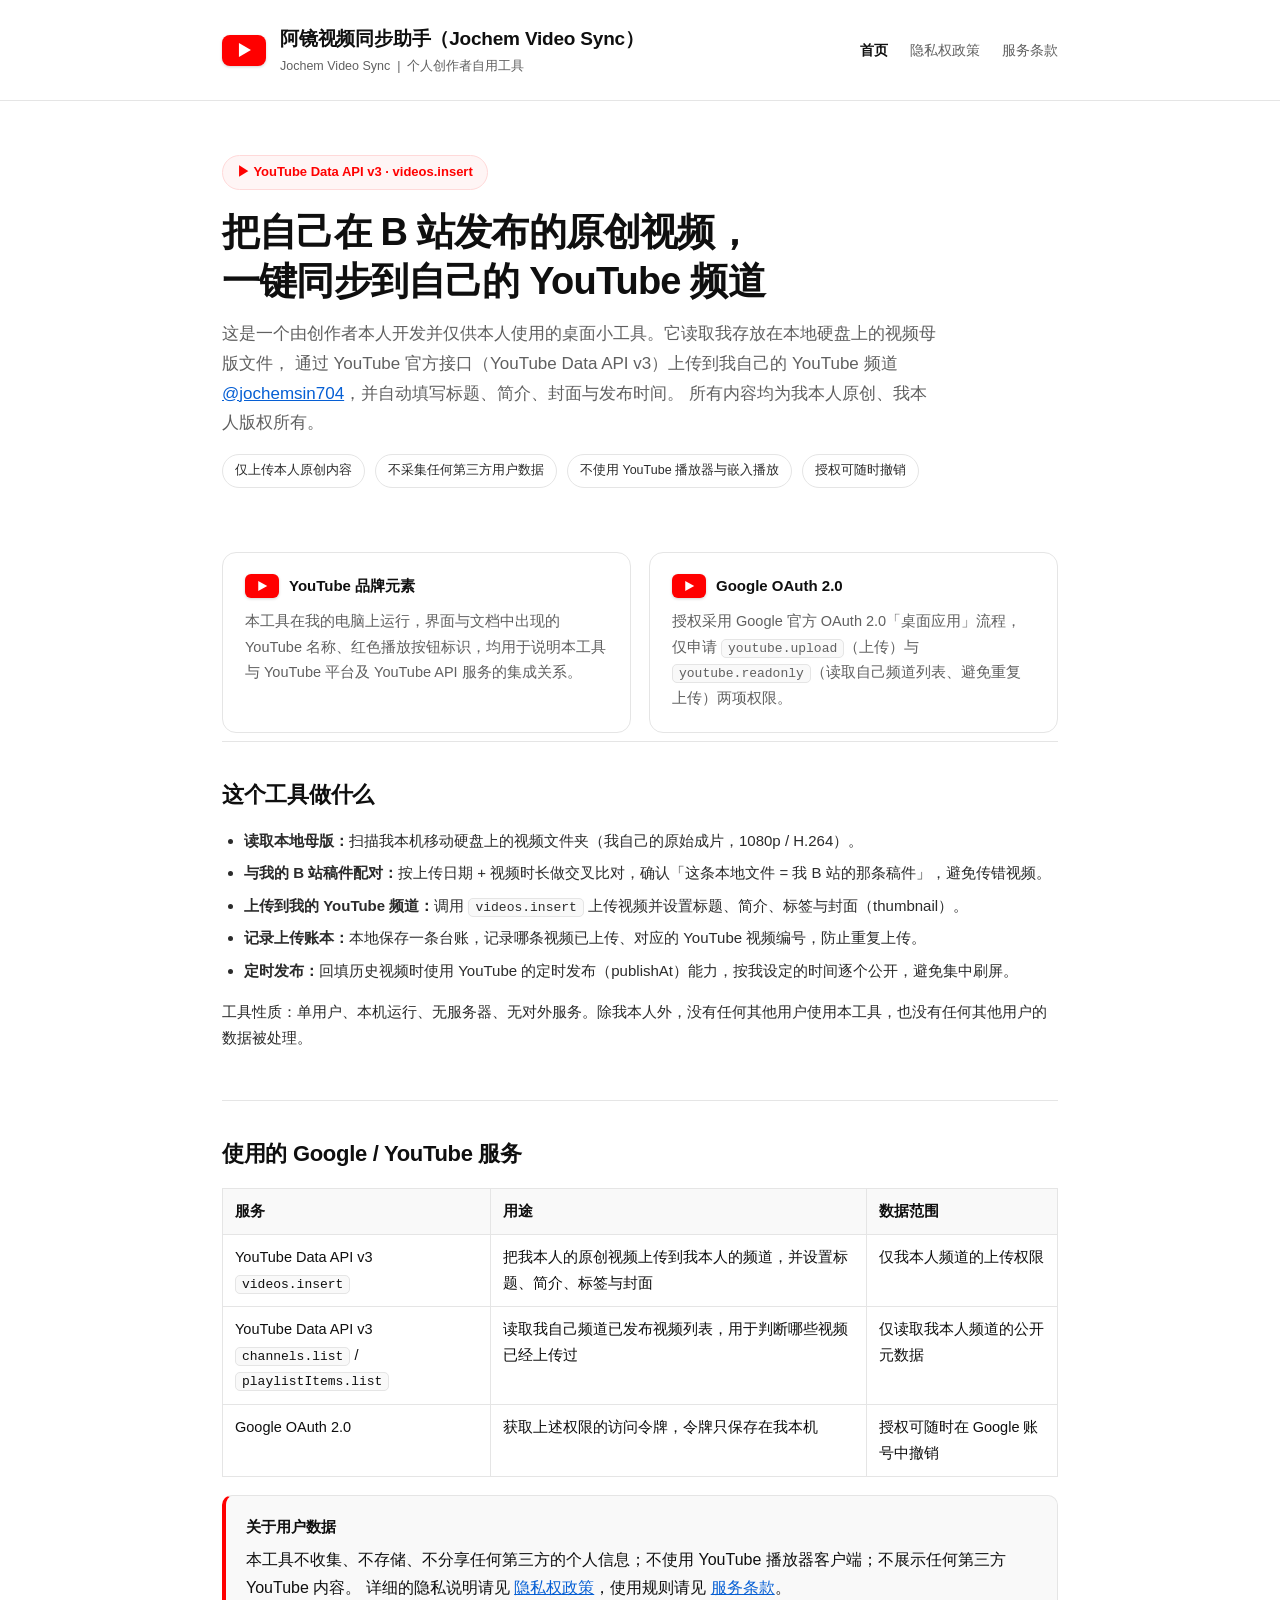
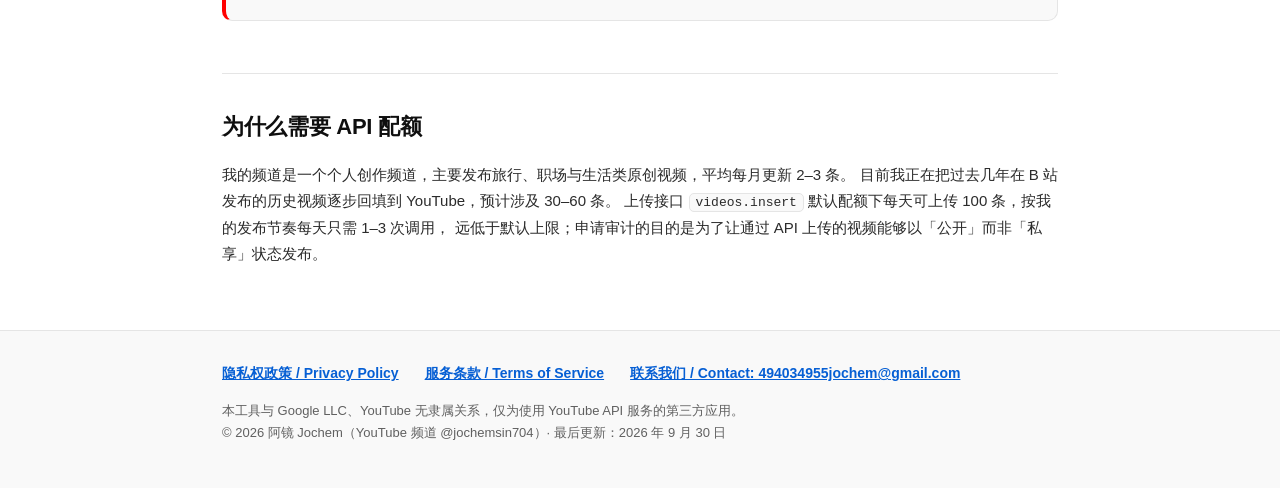
<file: index.html>
<!DOCTYPE html>
<html lang="zh-CN">
<head>
<meta charset="utf-8">
<meta name="viewport" content="width=device-width,initial-scale=1">
<title>阿镜视频同步助手（Jochem Video Sync）</title>
<link rel="stylesheet" href="style.css">
</head>
<body>
<header class="site">
  <div class="wrap brand">
    <div class="play"></div>
    <div>
      <h1>阿镜视频同步助手（Jochem Video Sync）</h1>
      <div class="sub">Jochem Video Sync &nbsp;|&nbsp; 个人创作者自用工具</div>
    </div>
    <nav class="top">
      <a href="index.html" class="active">首页</a>
      <a href="privacy.html">隐私权政策</a>
      <a href="terms.html">服务条款</a>
    </nav>
  </div>
</header>

<div class="wrap">
  <div class="hero">
    <span class="kicker">▶ YouTube Data API v3 · videos.insert</span>
    <h2>把自己在 B 站发布的原创视频，<br>一键同步到自己的 YouTube 频道</h2>
    <p class="lead">
      这是一个由创作者本人开发并仅供本人使用的桌面小工具。它读取我存放在本地硬盘上的视频母版文件，
      通过 YouTube 官方接口（YouTube Data API v3）上传到我自己的 YouTube 频道
      <a href="https://www.youtube.com/@jochemsin704">@jochemsin704</a>，并自动填写标题、简介、封面与发布时间。
      所有内容均为我本人原创、我本人版权所有。
    </p>
    <div class="badge-row">
      <span class="badge">仅上传本人原创内容</span>
      <span class="badge">不采集任何第三方用户数据</span>
      <span class="badge">不使用 YouTube 播放器与嵌入播放</span>
      <span class="badge">授权可随时撤销</span>
    </div>
  </div>

  <div class="grid">
    <div class="card">
      <div class="yt"><div class="play"></div><span>YouTube 品牌元素</span></div>
      <p>本工具在我的电脑上运行，界面与文档中出现的 YouTube 名称、红色播放按钮标识，均用于说明本工具与 YouTube 平台及 YouTube API 服务的集成关系。</p>
    </div>
    <div class="card">
      <div class="yt"><div class="play"></div><span>Google OAuth 2.0</span></div>
      <p>授权采用 Google 官方 OAuth 2.0「桌面应用」流程，仅申请 <code>youtube.upload</code>（上传）与 <code>youtube.readonly</code>（读取自己频道列表、避免重复上传）两项权限。</p>
    </div>
  </div>

  <section class="block">
    <h2>这个工具做什么</h2>
    <ul>
      <li><strong>读取本地母版：</strong>扫描我本机移动硬盘上的视频文件夹（我自己的原始成片，1080p / H.264）。</li>
      <li><strong>与我的 B 站稿件配对：</strong>按上传日期 + 视频时长做交叉比对，确认「这条本地文件 = 我 B 站的那条稿件」，避免传错视频。</li>
      <li><strong>上传到我的 YouTube 频道：</strong>调用 <code>videos.insert</code> 上传视频并设置标题、简介、标签与封面（thumbnail）。</li>
      <li><strong>记录上传账本：</strong>本地保存一条台账，记录哪条视频已上传、对应的 YouTube 视频编号，防止重复上传。</li>
      <li><strong>定时发布：</strong>回填历史视频时使用 YouTube 的定时发布（publishAt）能力，按我设定的时间逐个公开，避免集中刷屏。</li>
    </ul>
    <p class="muted">工具性质：单用户、本机运行、无服务器、无对外服务。除我本人外，没有任何其他用户使用本工具，也没有任何其他用户的数据被处理。</p>
  </section>

  <section class="block">
    <h2>使用的 Google / YouTube 服务</h2>
    <table>
      <tr><th>服务</th><th>用途</th><th>数据范围</th></tr>
      <tr>
        <td>YouTube Data API v3<br><code>videos.insert</code></td>
        <td>把我本人的原创视频上传到我本人的频道，并设置标题、简介、标签与封面</td>
        <td>仅我本人频道的上传权限</td>
      </tr>
      <tr>
        <td>YouTube Data API v3<br><code>channels.list</code> / <code>playlistItems.list</code></td>
        <td>读取我自己频道已发布视频列表，用于判断哪些视频已经上传过</td>
        <td>仅读取我本人频道的公开元数据</td>
      </tr>
      <tr>
        <td>Google OAuth 2.0</td>
        <td>获取上述权限的访问令牌，令牌只保存在我本机</td>
        <td>授权可随时在 Google 账号中撤销</td>
      </tr>
    </table>
    <div class="callout">
      <strong>关于用户数据</strong>
      本工具不收集、不存储、不分享任何第三方的个人信息；不使用 YouTube 播放器客户端；不展示任何第三方 YouTube 内容。
      详细的隐私说明请见 <a href="privacy.html">隐私权政策</a>，使用规则请见 <a href="terms.html">服务条款</a>。
    </div>
  </section>

  <section class="block">
    <h2>为什么需要 API 配额</h2>
    <p>
      我的频道是一个个人创作频道，主要发布旅行、职场与生活类原创视频，平均每月更新 2–3 条。
      目前我正在把过去几年在 B 站发布的历史视频逐步回填到 YouTube，预计涉及 30–60 条。
      上传接口 <code>videos.insert</code> 默认配额下每天可上传 100 条，按我的发布节奏每天只需 1–3 次调用，
      远低于默认上限；申请审计的目的是为了让通过 API 上传的视频能够以「公开」而非「私享」状态发布。
    </p>
  </section>
</div>

<footer class="site">
  <div class="wrap">
    <div class="links">
      <a href="privacy.html">隐私权政策 / Privacy Policy</a>
      <a href="terms.html">服务条款 / Terms of Service</a>
      <a href="mailto:494034955jochem@gmail.com">联系我们 / Contact: 494034955jochem@gmail.com</a>
    </div>
    <div class="meta">
      本工具与 Google LLC、YouTube 无隶属关系，仅为使用 YouTube API 服务的第三方应用。<br>
      © 2026 阿镜 Jochem（YouTube 频道 @jochemsin704）· 最后更新：2026 年 9 月 30 日
    </div>
  </div>
</footer>
</body>
</html>
</file>
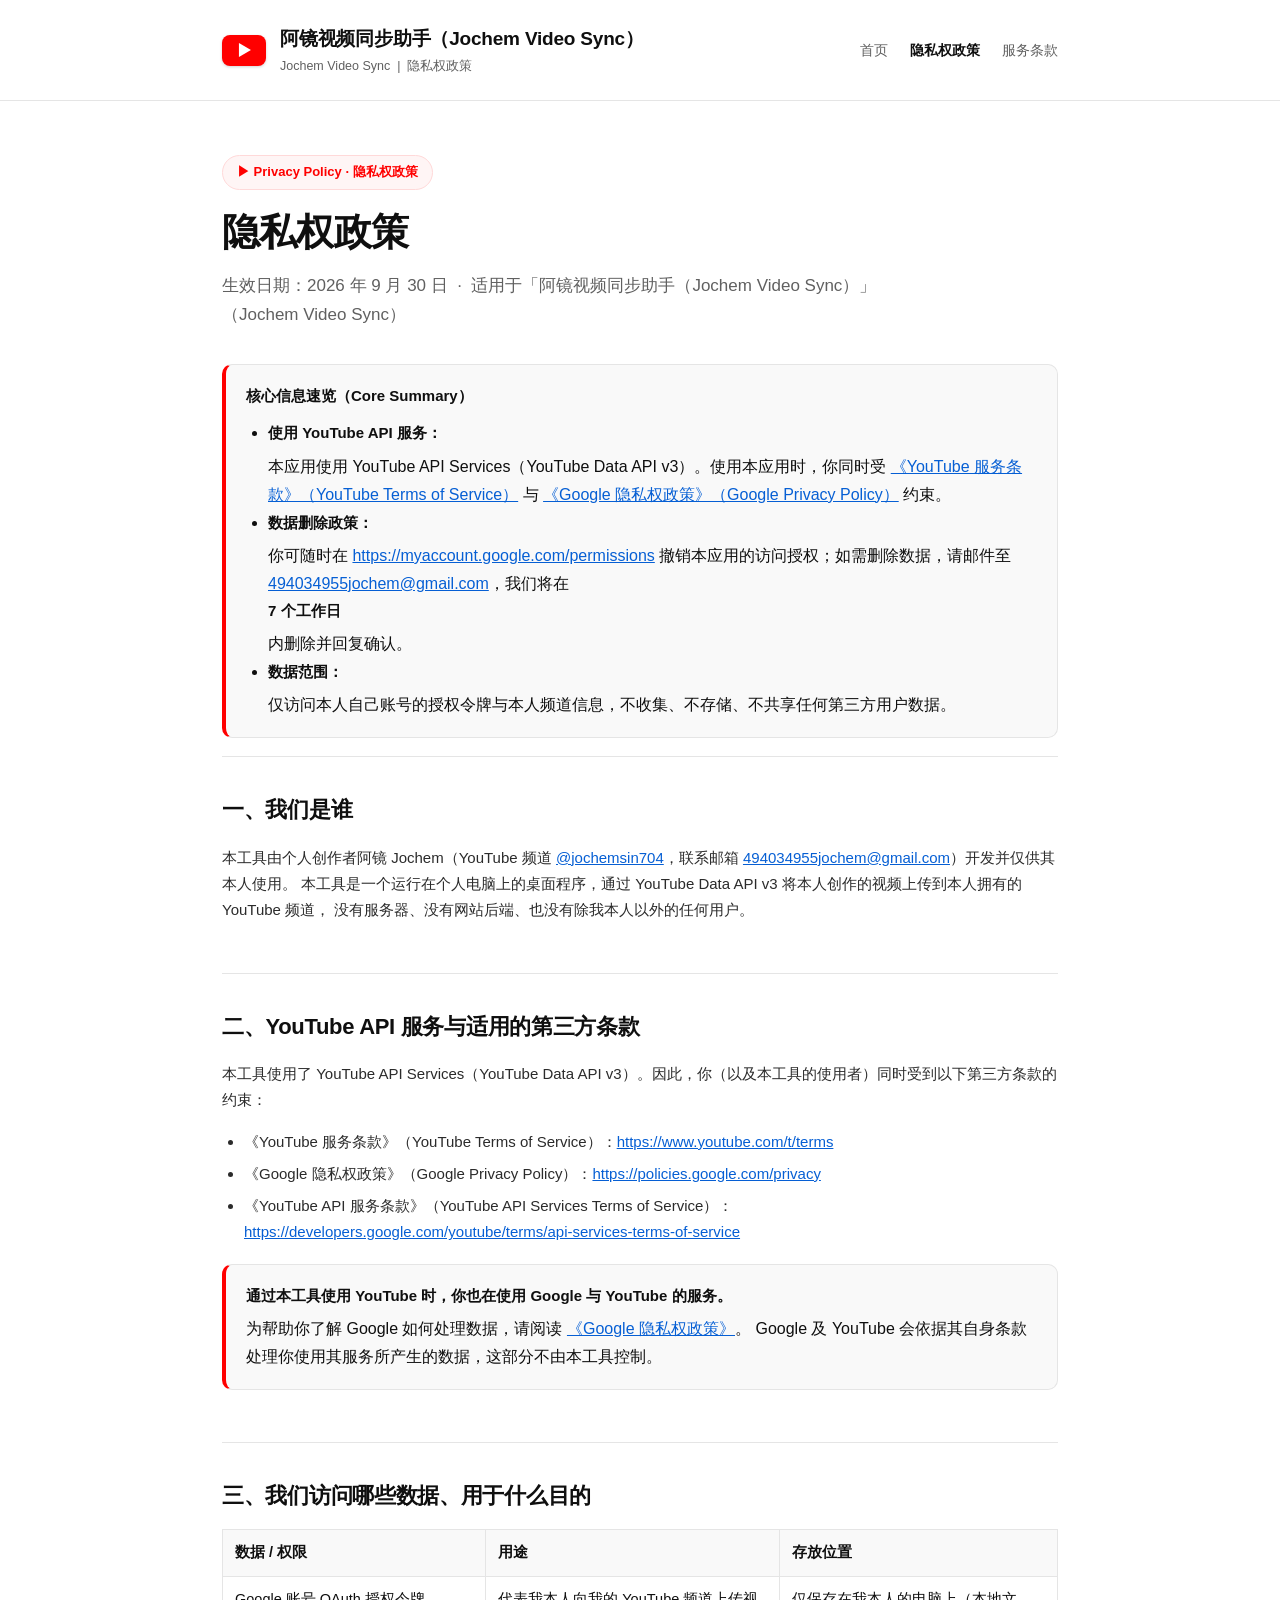
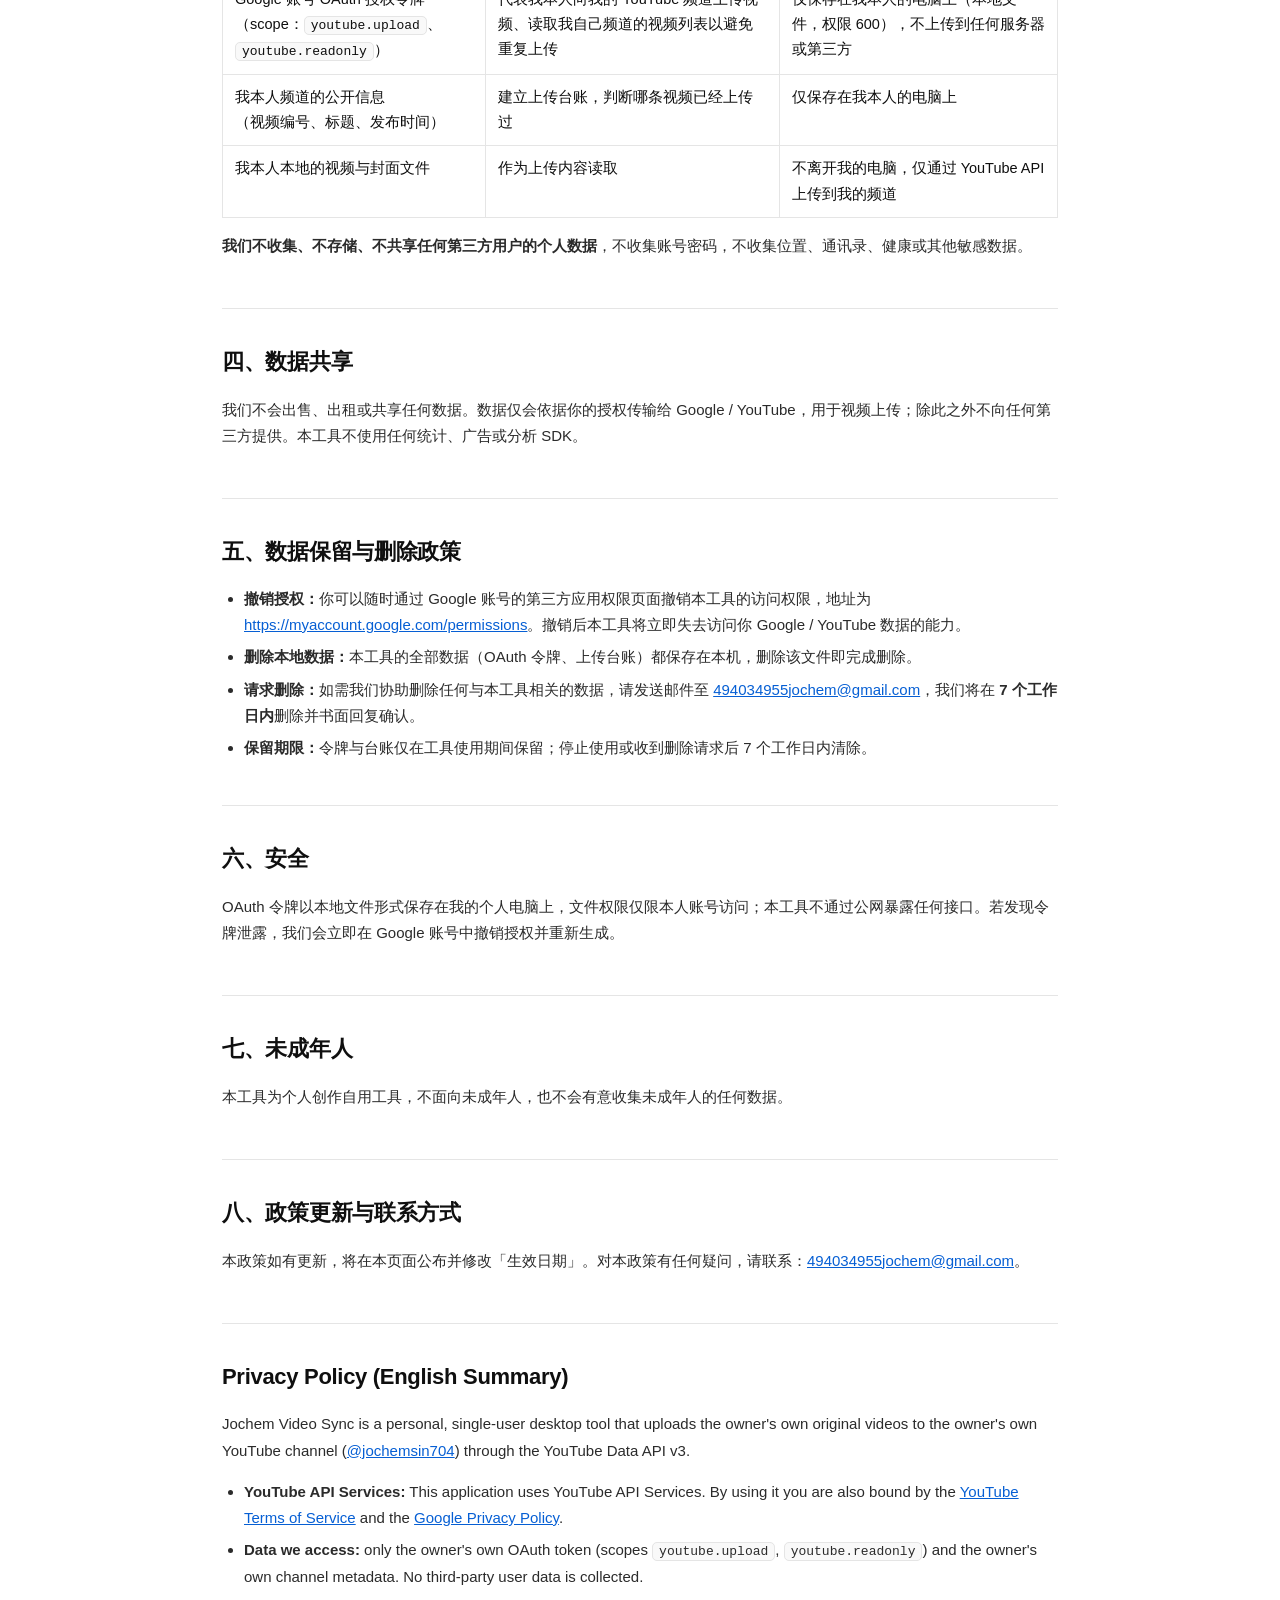
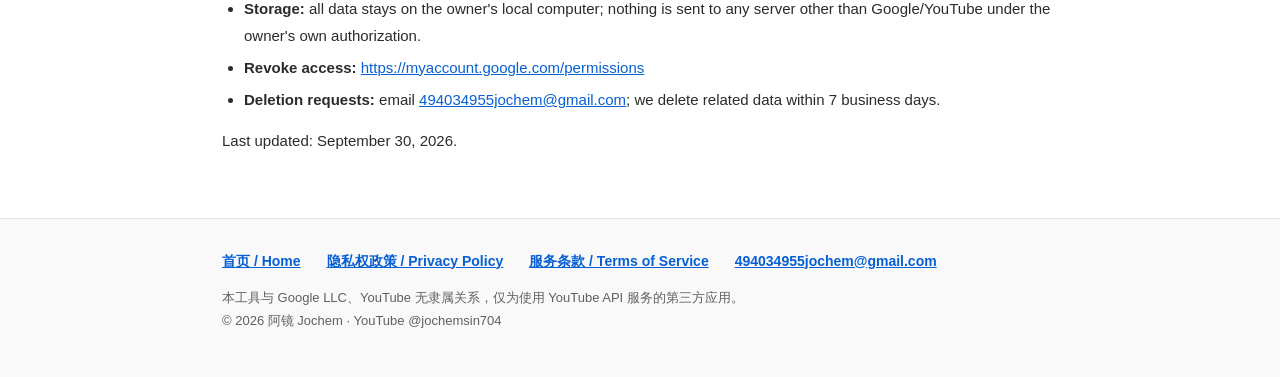
<file: privacy.html>
<!DOCTYPE html>
<html lang="zh-CN">
<head>
<meta charset="utf-8">
<meta name="viewport" content="width=device-width,initial-scale=1">
<title>隐私权政策 · 阿镜视频同步助手（Jochem Video Sync）</title>
<link rel="stylesheet" href="style.css">
</head>
<body>
<header class="site">
  <div class="wrap brand">
    <div class="play"></div>
    <div>
      <h1>阿镜视频同步助手（Jochem Video Sync）</h1>
      <div class="sub">Jochem Video Sync &nbsp;|&nbsp; 隐私权政策</div>
    </div>
    <nav class="top">
      <a href="index.html">首页</a>
      <a href="privacy.html" class="active">隐私权政策</a>
      <a href="terms.html">服务条款</a>
    </nav>
  </div>
</header>

<div class="wrap">
  <div class="hero">
    <span class="kicker">▶ Privacy Policy · 隐私权政策</span>
    <h2>隐私权政策</h2>
    <p class="lead">生效日期：2026 年 9 月 30 日 &nbsp;·&nbsp; 适用于「阿镜视频同步助手（Jochem Video Sync）」（Jochem Video Sync）</p>
  </div>

  <div class="callout" style="margin-top:0">
    <strong>核心信息速览（Core Summary）</strong>
    <ul style="margin:10px 0 0;padding-left:22px">
      <li><strong>使用 YouTube API 服务：</strong>本应用使用 YouTube API Services（YouTube Data API v3）。使用本应用时，你同时受
        <a href="https://www.youtube.com/t/terms">《YouTube 服务条款》（YouTube Terms of Service）</a> 与
        <a href="https://policies.google.com/privacy">《Google 隐私权政策》（Google Privacy Policy）</a> 约束。</li>
      <li><strong>数据删除政策：</strong>你可随时在
        <a href="https://myaccount.google.com/permissions">https://myaccount.google.com/permissions</a>
        撤销本应用的访问授权；如需删除数据，请邮件至
        <a href="mailto:494034955jochem@gmail.com">494034955jochem@gmail.com</a>，我们将在 <strong>7 个工作日</strong>内删除并回复确认。</li>
      <li><strong>数据范围：</strong>仅访问本人自己账号的授权令牌与本人频道信息，不收集、不存储、不共享任何第三方用户数据。</li>
    </ul>
  </div>

  <section class="block">
    <h2>一、我们是谁</h2>
    <p>
      本工具由个人创作者阿镜 Jochem（YouTube 频道 <a href="https://www.youtube.com/@jochemsin704">@jochemsin704</a>，联系邮箱
      <a href="mailto:494034955jochem@gmail.com">494034955jochem@gmail.com</a>）开发并仅供其本人使用。
      本工具是一个运行在个人电脑上的桌面程序，通过 YouTube Data API v3 将本人创作的视频上传到本人拥有的 YouTube 频道，
      没有服务器、没有网站后端、也没有除我本人以外的任何用户。
    </p>
  </section>

  <section class="block">
    <h2>二、YouTube API 服务与适用的第三方条款</h2>
    <p>本工具使用了 YouTube API Services（YouTube Data API v3）。因此，你（以及本工具的使用者）同时受到以下第三方条款的约束：</p>
    <ul>
      <li>《YouTube 服务条款》（YouTube Terms of Service）：<a href="https://www.youtube.com/t/terms">https://www.youtube.com/t/terms</a></li>
      <li>《Google 隐私权政策》（Google Privacy Policy）：<a href="https://policies.google.com/privacy">https://policies.google.com/privacy</a></li>
      <li>《YouTube API 服务条款》（YouTube API Services Terms of Service）：<a href="https://developers.google.com/youtube/terms/api-services-terms-of-service">https://developers.google.com/youtube/terms/api-services-terms-of-service</a></li>
    </ul>
    <div class="callout">
      <strong>通过本工具使用 YouTube 时，你也在使用 Google 与 YouTube 的服务。</strong>
      为帮助你了解 Google 如何处理数据，请阅读 <a href="https://policies.google.com/privacy">《Google 隐私权政策》</a>。
      Google 及 YouTube 会依据其自身条款处理你使用其服务所产生的数据，这部分不由本工具控制。
    </div>
  </section>

  <section class="block">
    <h2>三、我们访问哪些数据、用于什么目的</h2>
    <table>
      <tr><th>数据 / 权限</th><th>用途</th><th>存放位置</th></tr>
      <tr>
        <td>Google 账号 OAuth 授权令牌<br>（scope：<code>youtube.upload</code>、<code>youtube.readonly</code>）</td>
        <td>代表我本人向我的 YouTube 频道上传视频、读取我自己频道的视频列表以避免重复上传</td>
        <td>仅保存在我本人的电脑上（本地文件，权限 600），不上传到任何服务器或第三方</td>
      </tr>
      <tr>
        <td>我本人频道的公开信息<br>（视频编号、标题、发布时间）</td>
        <td>建立上传台账，判断哪条视频已经上传过</td>
        <td>仅保存在我本人的电脑上</td>
      </tr>
      <tr>
        <td>我本人本地的视频与封面文件</td>
        <td>作为上传内容读取</td>
        <td>不离开我的电脑，仅通过 YouTube API 上传到我的频道</td>
      </tr>
    </table>
    <p><strong>我们不收集、不存储、不共享任何第三方用户的个人数据</strong>，不收集账号密码，不收集位置、通讯录、健康或其他敏感数据。</p>
  </section>

  <section class="block">
    <h2>四、数据共享</h2>
    <p>我们不会出售、出租或共享任何数据。数据仅会依据你的授权传输给 Google / YouTube，用于视频上传；除此之外不向任何第三方提供。本工具不使用任何统计、广告或分析 SDK。</p>
  </section>

  <section class="block">
    <h2>五、数据保留与删除政策</h2>
    <ul>
      <li><strong>撤销授权：</strong>你可以随时通过 Google 账号的第三方应用权限页面撤销本工具的访问权限，地址为
        <a href="https://myaccount.google.com/permissions">https://myaccount.google.com/permissions</a>。撤销后本工具将立即失去访问你 Google / YouTube 数据的能力。</li>
      <li><strong>删除本地数据：</strong>本工具的全部数据（OAuth 令牌、上传台账）都保存在本机，删除该文件即完成删除。</li>
      <li><strong>请求删除：</strong>如需我们协助删除任何与本工具相关的数据，请发送邮件至
        <a href="mailto:494034955jochem@gmail.com">494034955jochem@gmail.com</a>，我们将在 <strong>7 个工作日内</strong>删除并书面回复确认。</li>
      <li><strong>保留期限：</strong>令牌与台账仅在工具使用期间保留；停止使用或收到删除请求后 7 个工作日内清除。</li>
    </ul>
  </section>

  <section class="block">
    <h2>六、安全</h2>
    <p>OAuth 令牌以本地文件形式保存在我的个人电脑上，文件权限仅限本人账号访问；本工具不通过公网暴露任何接口。若发现令牌泄露，我们会立即在 Google 账号中撤销授权并重新生成。</p>
  </section>

  <section class="block">
    <h2>七、未成年人</h2>
    <p>本工具为个人创作自用工具，不面向未成年人，也不会有意收集未成年人的任何数据。</p>
  </section>

  <section class="block">
    <h2>八、政策更新与联系方式</h2>
    <p>本政策如有更新，将在本页面公布并修改「生效日期」。对本政策有任何疑问，请联系：<a href="mailto:494034955jochem@gmail.com">494034955jochem@gmail.com</a>。</p>
  </section>

  <section class="block">
    <h2>Privacy Policy (English Summary)</h2>
    <p>
      Jochem Video Sync is a personal, single-user desktop tool that uploads the owner's own original videos to the owner's own YouTube channel
      (<a href="https://www.youtube.com/@jochemsin704">@jochemsin704</a>) through the YouTube Data API v3.
    </p>
    <ul>
      <li><strong>YouTube API Services:</strong> This application uses YouTube API Services. By using it you are also bound by the
        <a href="https://www.youtube.com/t/terms">YouTube Terms of Service</a> and the
        <a href="https://policies.google.com/privacy">Google Privacy Policy</a>.</li>
      <li><strong>Data we access:</strong> only the owner's own OAuth token (scopes <code>youtube.upload</code>, <code>youtube.readonly</code>) and the owner's own channel metadata. No third-party user data is collected.</li>
      <li><strong>Storage:</strong> all data stays on the owner's local computer; nothing is sent to any server other than Google/YouTube under the owner's own authorization.</li>
      <li><strong>Revoke access:</strong> <a href="https://myaccount.google.com/permissions">https://myaccount.google.com/permissions</a></li>
      <li><strong>Deletion requests:</strong> email <a href="mailto:494034955jochem@gmail.com">494034955jochem@gmail.com</a>; we delete related data within 7 business days.</li>
    </ul>
    <p class="muted">Last updated: September 30, 2026.</p>
  </section>
</div>

<footer class="site">
  <div class="wrap">
    <div class="links">
      <a href="index.html">首页 / Home</a>
      <a href="privacy.html">隐私权政策 / Privacy Policy</a>
      <a href="terms.html">服务条款 / Terms of Service</a>
      <a href="mailto:494034955jochem@gmail.com">494034955jochem@gmail.com</a>
    </div>
    <div class="meta">本工具与 Google LLC、YouTube 无隶属关系，仅为使用 YouTube API 服务的第三方应用。<br>© 2026 阿镜 Jochem · YouTube @jochemsin704</div>
  </div>
</footer>
</body>
</html>
</file>
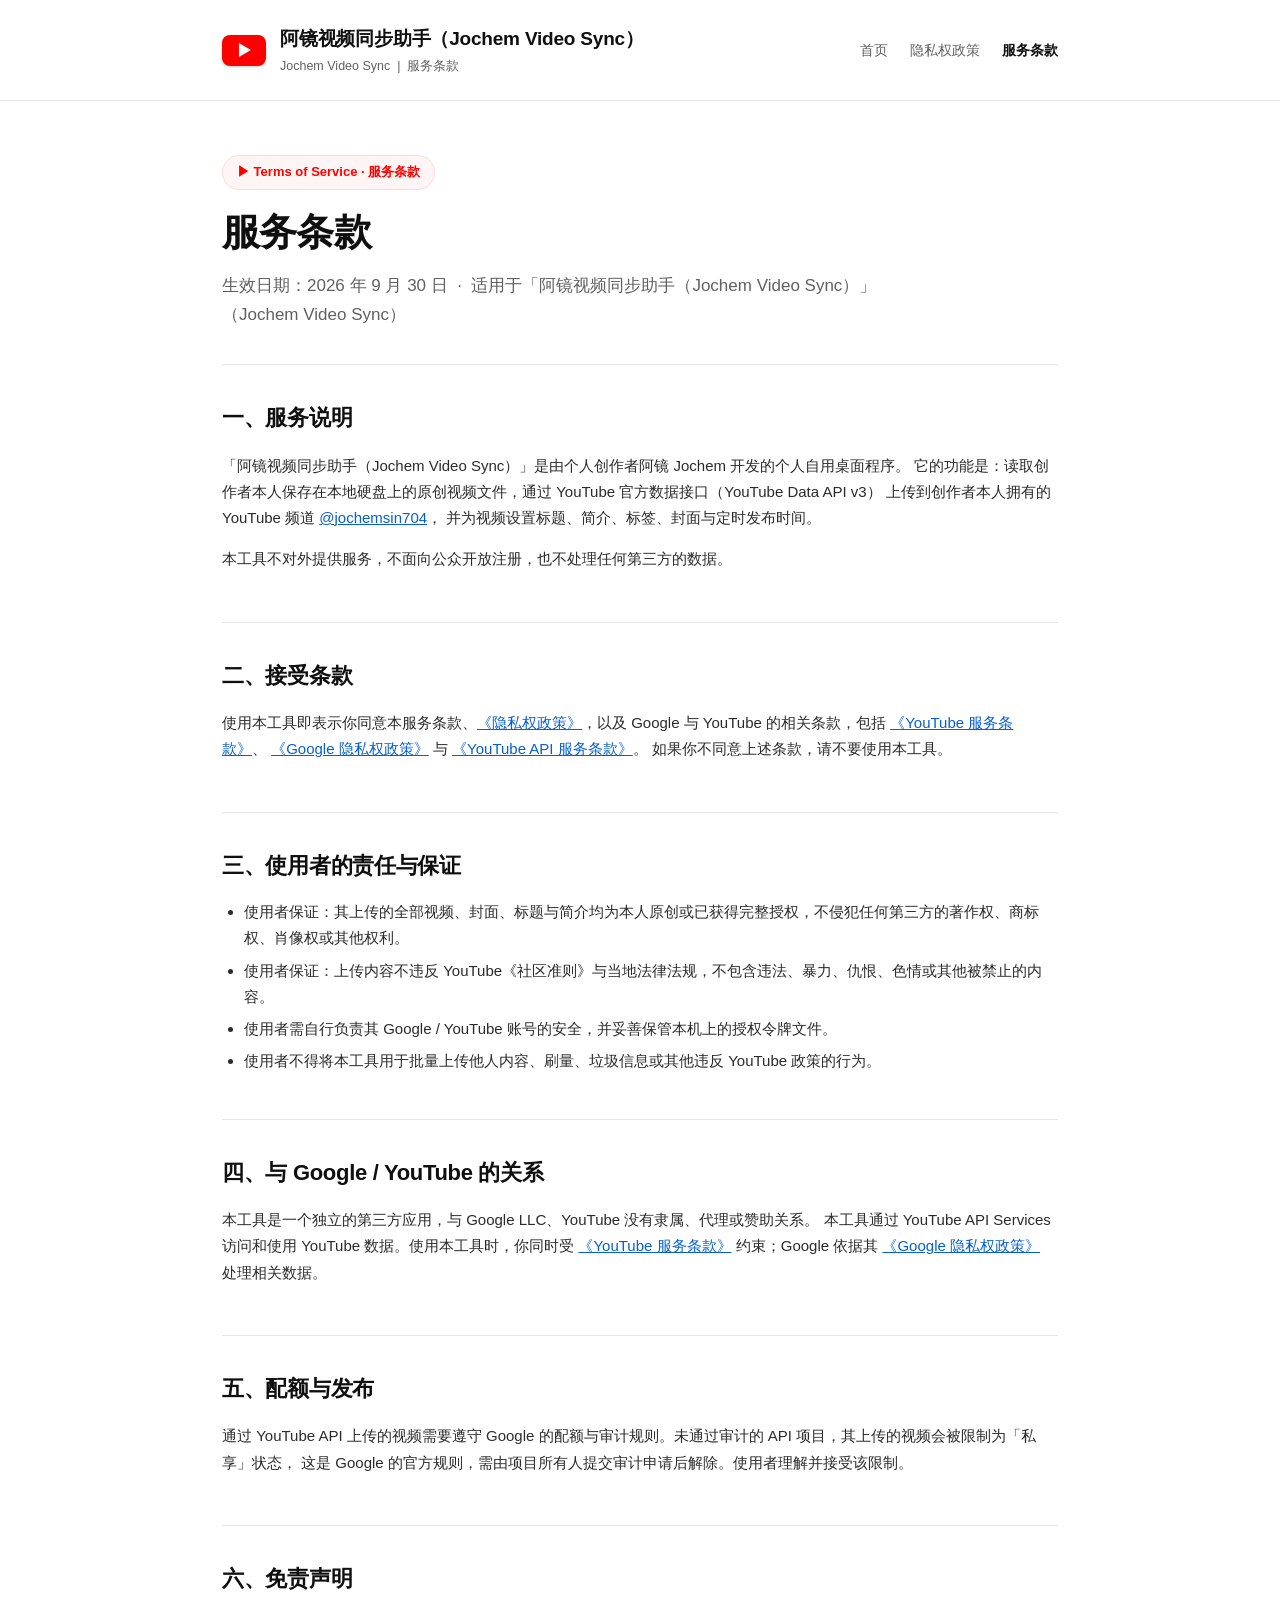
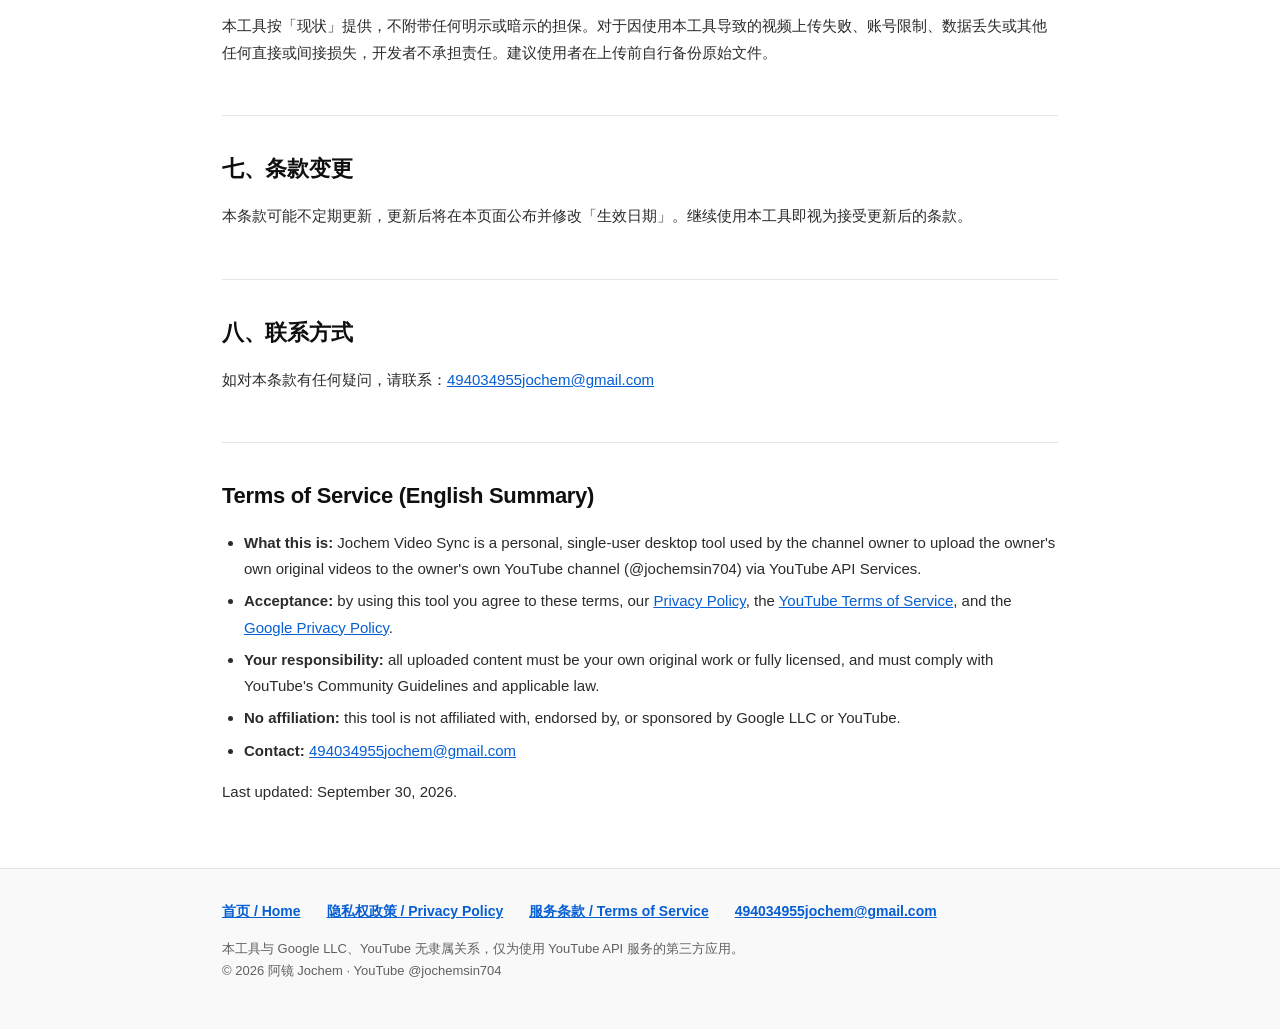
<file: terms.html>
<!DOCTYPE html>
<html lang="zh-CN">
<head>
<meta charset="utf-8">
<meta name="viewport" content="width=device-width,initial-scale=1">
<title>服务条款 · 阿镜视频同步助手（Jochem Video Sync）</title>
<link rel="stylesheet" href="style.css">
</head>
<body>
<header class="site">
  <div class="wrap brand">
    <div class="play"></div>
    <div>
      <h1>阿镜视频同步助手（Jochem Video Sync）</h1>
      <div class="sub">Jochem Video Sync &nbsp;|&nbsp; 服务条款</div>
    </div>
    <nav class="top">
      <a href="index.html">首页</a>
      <a href="privacy.html">隐私权政策</a>
      <a href="terms.html" class="active">服务条款</a>
    </nav>
  </div>
</header>

<div class="wrap">
  <div class="hero">
    <span class="kicker">▶ Terms of Service · 服务条款</span>
    <h2>服务条款</h2>
    <p class="lead">生效日期：2026 年 9 月 30 日 &nbsp;·&nbsp; 适用于「阿镜视频同步助手（Jochem Video Sync）」（Jochem Video Sync）</p>
  </div>

  <section class="block">
    <h2>一、服务说明</h2>
    <p>
      「阿镜视频同步助手（Jochem Video Sync）」是由个人创作者阿镜 Jochem 开发的个人自用桌面程序。
      它的功能是：读取创作者本人保存在本地硬盘上的原创视频文件，通过 YouTube 官方数据接口（YouTube Data API v3）
      上传到创作者本人拥有的 YouTube 频道 <a href="https://www.youtube.com/@jochemsin704">@jochemsin704</a>，
      并为视频设置标题、简介、标签、封面与定时发布时间。
    </p>
    <p>本工具不对外提供服务，不面向公众开放注册，也不处理任何第三方的数据。</p>
  </section>

  <section class="block">
    <h2>二、接受条款</h2>
    <p>
      使用本工具即表示你同意本服务条款、<a href="privacy.html">《隐私权政策》</a>，以及 Google 与 YouTube 的相关条款，包括
      <a href="https://www.youtube.com/t/terms">《YouTube 服务条款》</a>、
      <a href="https://policies.google.com/privacy">《Google 隐私权政策》</a> 与
      <a href="https://developers.google.com/youtube/terms/api-services-terms-of-service">《YouTube API 服务条款》</a>。
      如果你不同意上述条款，请不要使用本工具。
    </p>
  </section>

  <section class="block">
    <h2>三、使用者的责任与保证</h2>
    <ul>
      <li>使用者保证：其上传的全部视频、封面、标题与简介均为本人原创或已获得完整授权，不侵犯任何第三方的著作权、商标权、肖像权或其他权利。</li>
      <li>使用者保证：上传内容不违反 YouTube《社区准则》与当地法律法规，不包含违法、暴力、仇恨、色情或其他被禁止的内容。</li>
      <li>使用者需自行负责其 Google / YouTube 账号的安全，并妥善保管本机上的授权令牌文件。</li>
      <li>使用者不得将本工具用于批量上传他人内容、刷量、垃圾信息或其他违反 YouTube 政策的行为。</li>
    </ul>
  </section>

  <section class="block">
    <h2>四、与 Google / YouTube 的关系</h2>
    <p>
      本工具是一个独立的第三方应用，与 Google LLC、YouTube 没有隶属、代理或赞助关系。
      本工具通过 YouTube API Services 访问和使用 YouTube 数据。使用本工具时，你同时受
      <a href="https://www.youtube.com/t/terms">《YouTube 服务条款》</a> 约束；Google 依据其
      <a href="https://policies.google.com/privacy">《Google 隐私权政策》</a> 处理相关数据。
    </p>
  </section>

  <section class="block">
    <h2>五、配额与发布</h2>
    <p>
      通过 YouTube API 上传的视频需要遵守 Google 的配额与审计规则。未通过审计的 API 项目，其上传的视频会被限制为「私享」状态，
      这是 Google 的官方规则，需由项目所有人提交审计申请后解除。使用者理解并接受该限制。
    </p>
  </section>

  <section class="block">
    <h2>六、免责声明</h2>
    <p>本工具按「现状」提供，不附带任何明示或暗示的担保。对于因使用本工具导致的视频上传失败、账号限制、数据丢失或其他任何直接或间接损失，开发者不承担责任。建议使用者在上传前自行备份原始文件。</p>
  </section>

  <section class="block">
    <h2>七、条款变更</h2>
    <p>本条款可能不定期更新，更新后将在本页面公布并修改「生效日期」。继续使用本工具即视为接受更新后的条款。</p>
  </section>

  <section class="block">
    <h2>八、联系方式</h2>
    <p>如对本条款有任何疑问，请联系：<a href="mailto:494034955jochem@gmail.com">494034955jochem@gmail.com</a></p>
  </section>

  <section class="block">
    <h2>Terms of Service (English Summary)</h2>
    <ul>
      <li><strong>What this is:</strong> Jochem Video Sync is a personal, single-user desktop tool used by the channel owner to upload the owner's own original videos to the owner's own YouTube channel (@jochemsin704) via YouTube API Services.</li>
      <li><strong>Acceptance:</strong> by using this tool you agree to these terms, our <a href="privacy.html">Privacy Policy</a>, the <a href="https://www.youtube.com/t/terms">YouTube Terms of Service</a>, and the <a href="https://policies.google.com/privacy">Google Privacy Policy</a>.</li>
      <li><strong>Your responsibility:</strong> all uploaded content must be your own original work or fully licensed, and must comply with YouTube's Community Guidelines and applicable law.</li>
      <li><strong>No affiliation:</strong> this tool is not affiliated with, endorsed by, or sponsored by Google LLC or YouTube.</li>
      <li><strong>Contact:</strong> <a href="mailto:494034955jochem@gmail.com">494034955jochem@gmail.com</a></li>
    </ul>
    <p class="muted">Last updated: September 30, 2026.</p>
  </section>
</div>

<footer class="site">
  <div class="wrap">
    <div class="links">
      <a href="index.html">首页 / Home</a>
      <a href="privacy.html">隐私权政策 / Privacy Policy</a>
      <a href="terms.html">服务条款 / Terms of Service</a>
      <a href="mailto:494034955jochem@gmail.com">494034955jochem@gmail.com</a>
    </div>
    <div class="meta">本工具与 Google LLC、YouTube 无隶属关系，仅为使用 YouTube API 服务的第三方应用。<br>© 2026 阿镜 Jochem · YouTube @jochemsin704</div>
  </div>
</footer>
</body>
</html>
</file>
<file: style.css>
:root{
  --red:#FF0000;
  --ink:#0f0f0f;
  --muted:#606060;
  --line:#e5e5e5;
  --bg:#ffffff;
  --soft:#f9f9f9;
}
*{box-sizing:border-box;}
body{
  margin:0;
  font-family:-apple-system,"PingFang SC","Helvetica Neue","Microsoft YaHei",sans-serif;
  color:var(--ink);
  background:var(--bg);
  line-height:1.75;
  -webkit-font-smoothing:antialiased;
}
.wrap{max-width:900px;margin:0 auto;padding:0 32px;}
header.site{
  border-bottom:1px solid var(--line);
  padding:22px 0;
  position:sticky;top:0;background:rgba(255,255,255,.96);backdrop-filter:blur(8px);z-index:10;
}
.brand{display:flex;align-items:center;gap:14px;}
.play{
  width:44px;height:31px;background:var(--red);border-radius:8px;position:relative;flex:0 0 auto;
  box-shadow:0 1px 3px rgba(0,0,0,.18);
}
.play::after{
  content:"";position:absolute;left:50%;top:50%;transform:translate(-42%,-50%);
  border-style:solid;border-width:7px 0 7px 12px;border-color:transparent transparent transparent #fff;
}
.brand h1{font-size:19px;margin:0;font-weight:700;letter-spacing:-.2px;}
.brand .sub{font-size:12.5px;color:var(--muted);margin-top:1px;}
nav.top{margin-left:auto;display:flex;gap:22px;font-size:14px;}
nav.top a{color:var(--muted);text-decoration:none;}
nav.top a:hover{color:var(--ink);}
nav.top a.active{color:var(--ink);font-weight:600;}

.hero{padding:54px 0 34px;}
.hero .kicker{
  display:inline-flex;align-items:center;gap:8px;font-size:13px;color:var(--red);
  background:#fff5f5;border:1px solid #ffd9d9;border-radius:999px;padding:5px 14px;font-weight:600;
}
.hero h2{font-size:38px;line-height:1.28;margin:18px 0 14px;letter-spacing:-.8px;}
.hero p.lead{font-size:17px;color:var(--muted);margin:0;max-width:720px;}

.grid{display:grid;grid-template-columns:1fr 1fr;gap:18px;margin:30px 0 8px;}
.card{
  border:1px solid var(--line);border-radius:14px;padding:20px 22px;background:#fff;
}
.card h3{margin:0 0 8px;font-size:16px;}
.card p{margin:0;font-size:14.5px;color:var(--muted);}
.card .yt{display:flex;align-items:center;gap:10px;margin-bottom:10px;}
.card .yt .play{width:34px;height:24px;border-radius:6px;}
.card .yt .play::after{border-width:5px 0 5px 9px;}
.card .yt span{font-weight:700;font-size:15px;}

section.block{padding:34px 0;border-top:1px solid var(--line);}
section.block h2{font-size:22px;margin:0 0 14px;letter-spacing:-.3px;}
section.block h3{font-size:16px;margin:24px 0 8px;}
section.block p,section.block li{font-size:15px;color:#2b2b2b;}
section.block ul{padding-left:22px;margin:10px 0;}
section.block li{margin:6px 0;}
.muted{color:var(--muted);font-size:13.5px;}
code{background:var(--soft);border:1px solid var(--line);border-radius:5px;padding:1px 6px;font-size:13px;}
a{color:#065fd4;}
.callout{
  background:var(--soft);border:1px solid var(--line);border-left:4px solid var(--red);
  border-radius:10px;padding:18px 20px;margin:18px 0;
}
.callout strong{display:block;margin-bottom:6px;font-size:15px;}
table{width:100%;border-collapse:collapse;margin:14px 0;font-size:14.5px;}
th,td{border:1px solid var(--line);padding:10px 12px;text-align:left;vertical-align:top;}
th{background:var(--soft);font-weight:600;}
footer.site{
  border-top:1px solid var(--line);margin-top:14px;padding:30px 0 46px;background:var(--soft);
}
footer.site .links{display:flex;flex-wrap:wrap;gap:26px;font-size:14px;margin-bottom:14px;}
footer.site .links a{font-weight:600;}
footer.site .meta{font-size:13px;color:var(--muted);}
.badge-row{display:flex;gap:10px;flex-wrap:wrap;margin-top:16px;}
.badge{font-size:12.5px;color:#2b2b2b;border:1px solid var(--line);border-radius:999px;padding:5px 12px;background:#fff;}
@media (max-width:720px){
  .grid{grid-template-columns:1fr;}
  .hero h2{font-size:28px;}
  nav.top{display:none;}
}
</file>
